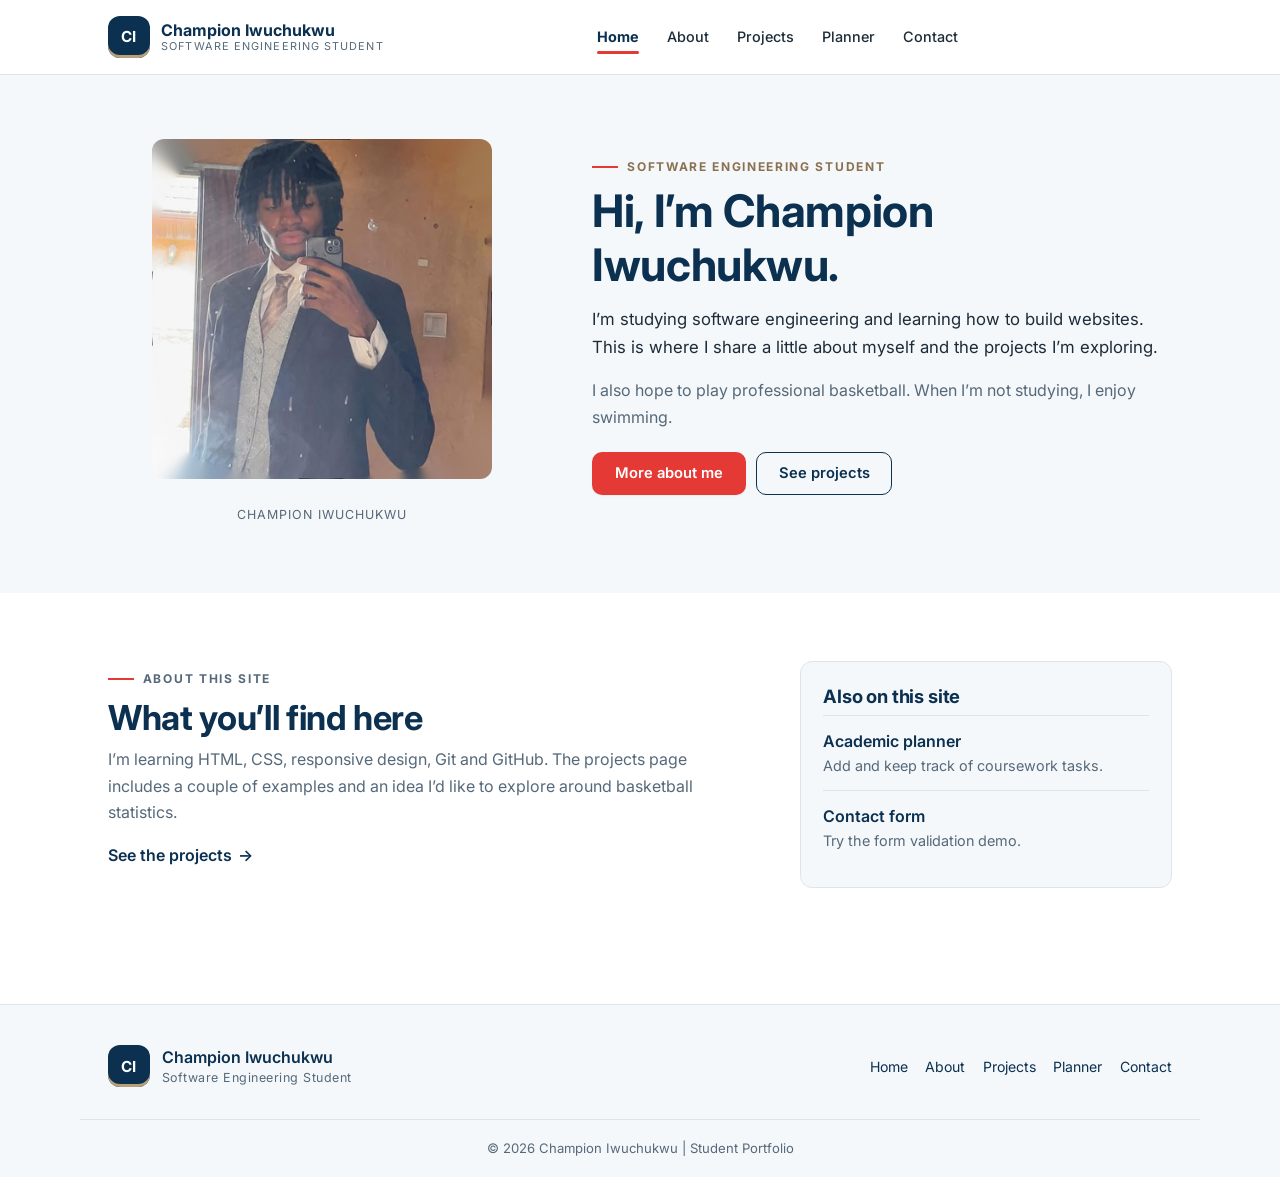
<file: index.html>
<!DOCTYPE html>
<html lang="en">
<head>
  <meta charset="UTF-8">
  <meta name="viewport" content="width=device-width, initial-scale=1.0">

  <!-- SEO basics: a unique title and description on every page -->
  <title>Champion Iwuchukwu | Student Portfolio</title>
  <meta name="description" content="Explore the portfolio of Champion Iwuchukwu, a software engineering student interested in technology, basketball, and personal growth.">
  <meta name="author" content="Champion Iwuchukwu">

  <!-- Web font with system-font fallbacks, so the site still reads well offline -->
  <link rel="preconnect" href="https://fonts.googleapis.com">
  <link rel="preconnect" href="https://fonts.gstatic.com" crossorigin>
  <link href="https://fonts.googleapis.com/css2?family=Inter:wght@400;500;600;700&display=swap" rel="stylesheet">

  <!-- ONE external stylesheet shared by all five pages -->
  <link rel="stylesheet" href="css/style.css">
</head>

<body>
  <!-- Keyboard users can skip the navigation (accessibility) -->
  <a class="skip-link" href="#main">Skip to main content</a>

  <!-- ============================================================
       SITE HEADER
       Same block on all five pages. Only aria-current changes, to
       tell the browser (and the CSS) which page is open.
       ============================================================ -->
  <header class="site-header">
    <div class="container header-inner">

      <!-- Brand: monogram + student name -->
      <a class="brand" href="index.html">
        <span class="brand-mark" aria-hidden="true">CI</span>
        <span class="brand-text">
          <span class="brand-name">Champion Iwuchukwu</span>
          <span class="brand-sub">Software Engineering Student</span>
        </span>
      </a>

      <!-- Desktop navigation: hidden on phones, shown from 900px -->
      <nav class="nav-main" aria-label="Main navigation">
        <ul class="nav-list">
          <li><a href="index.html" aria-current="page">Home</a></li>
          <li><a href="about.html">About</a></li>
          <li><a href="projects.html">Projects</a></li>
          <li><a href="planner.html">Planner</a></li>
          <li><a href="contact.html">Contact</a></li>
        </ul>
      </nav>

      <!-- Mobile menu button -->
      <div class="header-actions">

        <button class="menu-btn" type="button" aria-label="Open navigation menu" aria-expanded="false" aria-controls="mobile-menu">
          <svg xmlns="http://www.w3.org/2000/svg" width="22" height="22" viewBox="0 0 24 24" fill="none" stroke="currentColor" stroke-width="2" stroke-linecap="round" aria-hidden="true"><line x1="4" x2="20" y1="12" y2="12"/><line x1="4" x2="20" y1="6" y2="6"/><line x1="4" x2="20" y1="18" y2="18"/></svg>
        </button>
      </div>
    </div>
  </header>

  <!-- ============================================================
       MOBILE MENU
       An off-canvas panel. js/script.js toggles the "menu-open"
       class on <body>, and the CSS slides this panel in.
       ============================================================ -->
  <div class="mobile-overlay"></div>

  <aside class="mobile-menu" id="mobile-menu" aria-label="Mobile navigation">
    <button class="menu-close" type="button" aria-label="Close navigation menu">
      <svg xmlns="http://www.w3.org/2000/svg" width="18" height="18" viewBox="0 0 24 24" fill="none" stroke="currentColor" stroke-width="2" stroke-linecap="round" stroke-linejoin="round" aria-hidden="true"><path d="M18 6 6 18M6 6l12 12"/></svg>
    </button>

    <p class="mobile-menu-title">Menu</p>

    <ul class="mobile-links">
      <li><a href="index.html" aria-current="page">Home</a></li>
      <li><a href="about.html">About Me</a></li>
      <li><a href="projects.html">Projects</a></li>
      <li><a href="planner.html">Academic Planner</a></li>
      <li><a href="contact.html">Contact</a></li>
    </ul>

    <p class="mobile-menu-foot">Champion Iwuchukwu<br>Student portfolio</p>
  </aside>

  <!-- ============================================================
       MAIN CONTENT
       ============================================================ -->
  <main id="main">
    <section class="hero">
      <div class="container hero-grid">
        <figure class="hero-photo">
          <img src="assets/profile.jpg" alt="Champion Iwuchukwu taking a mirror photo" width="800" height="800">
          <figcaption>Champion Iwuchukwu</figcaption>
        </figure>
        <div class="hero-text">
          <p class="eyebrow">Software engineering student</p>
          <h1>Hi, I&rsquo;m Champion Iwuchukwu.</h1>
          <p class="hero-lead">I&rsquo;m studying software engineering and learning how to build websites. This is where I share a little about myself and the projects I&rsquo;m exploring.</p>
          <p class="hero-bio">I also hope to play professional basketball. When I&rsquo;m not studying, I enjoy swimming.</p>
          <div class="hero-actions"><a class="btn btn-accent" href="about.html">More about me</a><a class="btn btn-outline" href="projects.html">See projects</a></div>
        </div>
      </div>
    </section>
    <section class="section"><div class="container home-details">
      <div><p class="eyebrow">About this site</p><h2>What you&rsquo;ll find here</h2><p>I&rsquo;m learning HTML, CSS, responsive design, Git and GitHub. The projects page includes a couple of examples and an idea I&rsquo;d like to explore around basketball statistics.</p><p><a class="link-arrow" href="projects.html">See the projects</a></p></div>
      <div class="home-links"><h3>Also on this site</h3><ul><li><a href="planner.html">Academic planner</a><span>Add and keep track of coursework tasks.</span></li><li><a href="contact.html">Contact form</a><span>Try the form validation demo.</span></li></ul></div>
    </div></section>
  </main>

  <!-- ============================================================
       FOOTER
       Same on every page, including the exact project credit line.
       ============================================================ -->
  <footer class="site-footer">
    <div class="container footer-inner">
      <div class="footer-brand">
        <span class="brand-mark" aria-hidden="true">CI</span>
        <p>
          Champion Iwuchukwu
          <span class="footer-muted">Software Engineering Student</span>
        </p>
      </div>

      <nav class="footer-nav" aria-label="Footer navigation">
        <ul>
          <li><a href="index.html">Home</a></li>
          <li><a href="about.html">About</a></li>
          <li><a href="projects.html">Projects</a></li>
          <li><a href="planner.html">Planner</a></li>
          <li><a href="contact.html">Contact</a></li>
        </ul>
      </nav>
    </div>

    <div class="container footer-bottom">
      <p>&copy; 2026 Champion Iwuchukwu | Student Portfolio</p>
    </div>
  </footer>

  <!-- Shared JavaScript: menu and active link -->
  <script src="js/script.js"></script>
</body>
</html>
</file>
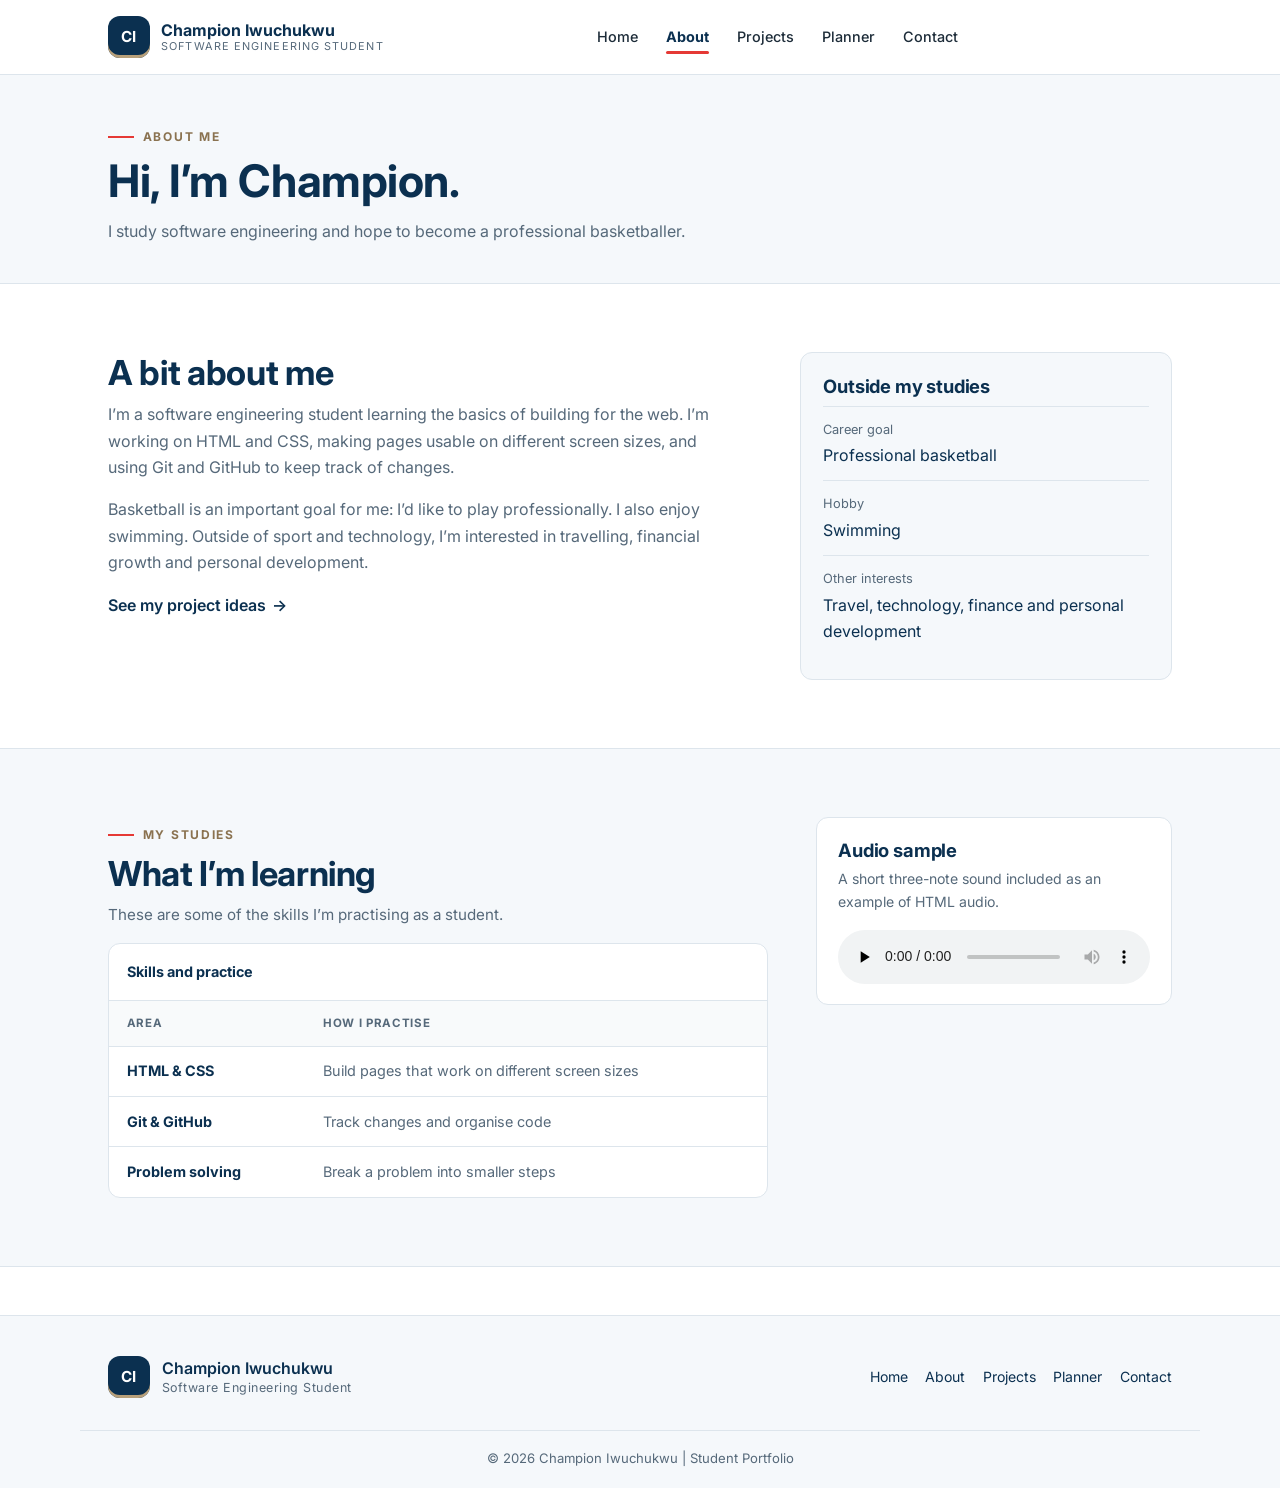
<file: about.html>
<!DOCTYPE html>
<html lang="en">
<head>
  <meta charset="UTF-8">
  <meta name="viewport" content="width=device-width, initial-scale=1.0">

  <title>About Me | Champion Iwuchukwu</title>
  <meta name="description" content="About Champion Iwuchukwu, a software engineering student interested in basketball, swimming, and technology.">
  <meta name="author" content="Champion Iwuchukwu">

  <!-- Web font with system-font fallbacks, so the site still reads well offline -->
  <link rel="preconnect" href="https://fonts.googleapis.com">
  <link rel="preconnect" href="https://fonts.gstatic.com" crossorigin>
  <link href="https://fonts.googleapis.com/css2?family=Inter:wght@400;500;600;700&display=swap" rel="stylesheet">

  <!-- ONE external stylesheet shared by all five pages -->
  <link rel="stylesheet" href="css/style.css">
</head>

<body>
  <a class="skip-link" href="#main">Skip to main content</a>

  <!-- ============================================================
       SITE HEADER (identical on every page)
       aria-current="page" sits on "About" here.
       ============================================================ -->
  <header class="site-header">
    <div class="container header-inner">

      <a class="brand" href="index.html">
        <span class="brand-mark" aria-hidden="true">CI</span>
        <span class="brand-text">
          <span class="brand-name">Champion Iwuchukwu</span>
          <span class="brand-sub">Software Engineering Student</span>
        </span>
      </a>

      <nav class="nav-main" aria-label="Main navigation">
        <ul class="nav-list">
          <li><a href="index.html">Home</a></li>
          <li><a href="about.html" aria-current="page">About</a></li>
          <li><a href="projects.html">Projects</a></li>
          <li><a href="planner.html">Planner</a></li>
          <li><a href="contact.html">Contact</a></li>
        </ul>
      </nav>

      <div class="header-actions">

        <button class="menu-btn" type="button" aria-label="Open navigation menu" aria-expanded="false" aria-controls="mobile-menu">
          <svg xmlns="http://www.w3.org/2000/svg" width="22" height="22" viewBox="0 0 24 24" fill="none" stroke="currentColor" stroke-width="2" stroke-linecap="round" aria-hidden="true"><line x1="4" x2="20" y1="12" y2="12"/><line x1="4" x2="20" y1="6" y2="6"/><line x1="4" x2="20" y1="18" y2="18"/></svg>
        </button>
      </div>
    </div>
  </header>

  <!-- MOBILE MENU: opened and closed by js/script.js -->
  <div class="mobile-overlay"></div>

  <aside class="mobile-menu" id="mobile-menu" aria-label="Mobile navigation">
    <button class="menu-close" type="button" aria-label="Close navigation menu">
      <svg xmlns="http://www.w3.org/2000/svg" width="18" height="18" viewBox="0 0 24 24" fill="none" stroke="currentColor" stroke-width="2" stroke-linecap="round" stroke-linejoin="round" aria-hidden="true"><path d="M18 6 6 18M6 6l12 12"/></svg>
    </button>

    <p class="mobile-menu-title">Menu</p>

    <ul class="mobile-links">
      <li><a href="index.html">Home</a></li>
      <li><a href="about.html" aria-current="page">About Me</a></li>
      <li><a href="projects.html">Projects</a></li>
      <li><a href="planner.html">Academic Planner</a></li>
      <li><a href="contact.html">Contact</a></li>
    </ul>

    <p class="mobile-menu-foot">Champion Iwuchukwu<br>Student portfolio</p>
  </aside>

  <!-- ============================================================
       MAIN CONTENT
       ============================================================ -->
  <main id="main">
    <section class="page-head"><div class="container"><p class="eyebrow">About me</p><h1>Hi, I&rsquo;m Champion.</h1><p class="page-intro">I study software engineering and hope to become a professional basketballer.</p></div></section>
    <section class="section"><div class="container about-content">
      <div><h2>A bit about me</h2><p>I&rsquo;m a software engineering student learning the basics of building for the web. I&rsquo;m working on HTML and CSS, making pages usable on different screen sizes, and using Git and GitHub to keep track of changes.</p><p>Basketball is an important goal for me: I&rsquo;d like to play professionally. I also enjoy swimming. Outside of sport and technology, I&rsquo;m interested in travelling, financial growth and personal development.</p><p><a class="link-arrow" href="projects.html">See my project ideas</a></p></div>
      <aside class="about-facts"><h3>Outside my studies</h3><dl><div><dt>Career goal</dt><dd>Professional basketball</dd></div><div><dt>Hobby</dt><dd>Swimming</dd></div><div><dt>Other interests</dt><dd>Travel, technology, finance and personal development</dd></div></dl></aside>
    </div></section>
    <section class="section section-alt"><div class="container learning-section">
      <div class="learning-copy"><p class="eyebrow">My studies</p><h2>What I&rsquo;m learning</h2><p class="section-note">These are some of the skills I&rsquo;m practising as a student.</p>
        <div class="table-wrap"><table><caption>Skills and practice</caption><thead><tr><th scope="col">Area</th><th scope="col">How I practise</th></tr></thead><tbody><tr><th scope="row">HTML &amp; CSS</th><td>Build pages that work on different screen sizes</td></tr><tr><th scope="row">Git &amp; GitHub</th><td>Track changes and organise code</td></tr><tr><th scope="row">Problem solving</th><td>Break a problem into smaller steps</td></tr></tbody></table></div>
      </div>
      <div class="audio-card"><h3>Audio sample</h3><p>A short three-note sound included as an example of HTML audio.</p><audio controls preload="none" aria-label="Three-note audio sample"><source src="assets/focus-cue.wav" type="audio/wav">Your browser does not support audio playback.</audio></div>
    </div></section>
  </main>

  <!-- ============================================================
       FOOTER (identical on every page)
       ============================================================ -->
  <footer class="site-footer">
    <div class="container footer-inner">
      <div class="footer-brand">
        <span class="brand-mark" aria-hidden="true">CI</span>
        <p>
          Champion Iwuchukwu
          <span class="footer-muted">Software Engineering Student</span>
        </p>
      </div>

      <nav class="footer-nav" aria-label="Footer navigation">
        <ul>
          <li><a href="index.html">Home</a></li>
          <li><a href="about.html">About</a></li>
          <li><a href="projects.html">Projects</a></li>
          <li><a href="planner.html">Planner</a></li>
          <li><a href="contact.html">Contact</a></li>
        </ul>
      </nav>
    </div>

    <div class="container footer-bottom">
      <p>&copy; 2026 Champion Iwuchukwu | Student Portfolio</p>
    </div>
  </footer>

  <script src="js/script.js"></script>
</body>
</html>
</file>
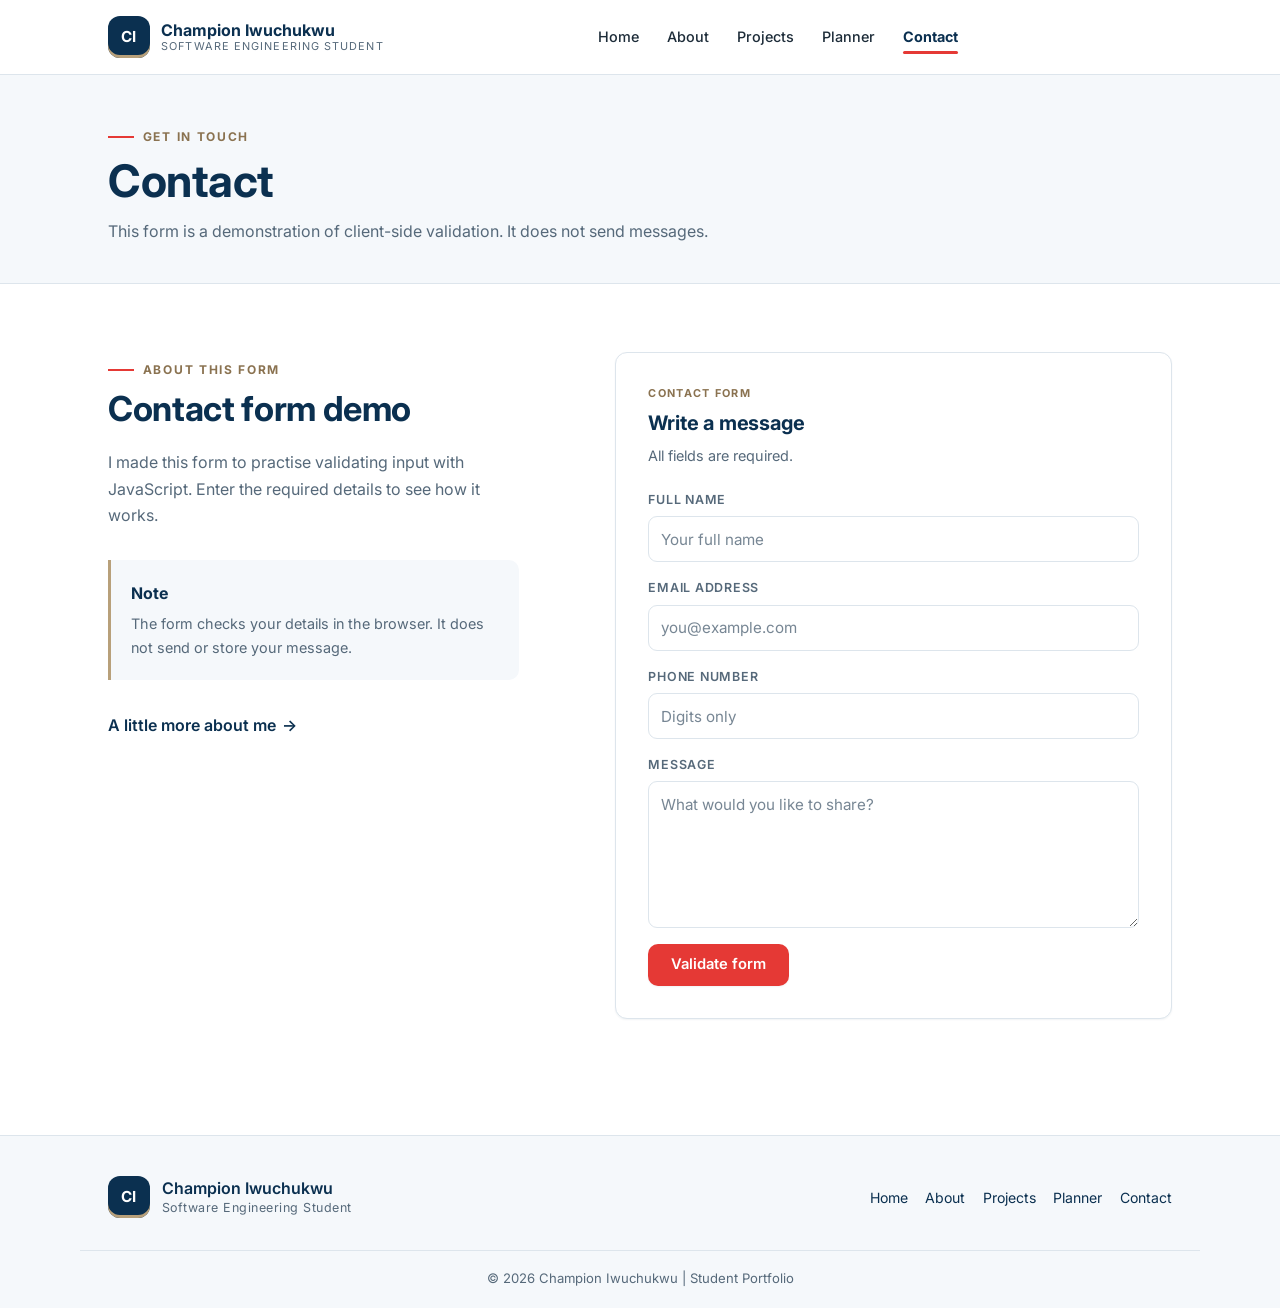
<file: contact.html>
<!DOCTYPE html>
<html lang="en">
<head>
  <meta charset="UTF-8">
  <meta name="viewport" content="width=device-width, initial-scale=1.0">

  <title>Contact | Champion Iwuchukwu</title>
  <meta name="description" content="A contact form validation demo on Champion Iwuchukwu’s student portfolio.">
  <meta name="author" content="Champion Iwuchukwu">

  <!-- Web font with system-font fallbacks, so the site still reads well offline -->
  <link rel="preconnect" href="https://fonts.googleapis.com">
  <link rel="preconnect" href="https://fonts.gstatic.com" crossorigin>
  <link href="https://fonts.googleapis.com/css2?family=Inter:wght@400;500;600;700&display=swap" rel="stylesheet">

  <!-- ONE external stylesheet shared by all five pages -->
  <link rel="stylesheet" href="css/style.css">
</head>

<body>
  <a class="skip-link" href="#main">Skip to main content</a>

  <!-- ============================================================
       SITE HEADER (identical on every page)
       aria-current="page" sits on "Contact" here.
       ============================================================ -->
  <header class="site-header">
    <div class="container header-inner">

      <a class="brand" href="index.html">
        <span class="brand-mark" aria-hidden="true">CI</span>
        <span class="brand-text">
          <span class="brand-name">Champion Iwuchukwu</span>
          <span class="brand-sub">Software Engineering Student</span>
        </span>
      </a>

      <nav class="nav-main" aria-label="Main navigation">
        <ul class="nav-list">
          <li><a href="index.html">Home</a></li>
          <li><a href="about.html">About</a></li>
          <li><a href="projects.html">Projects</a></li>
          <li><a href="planner.html">Planner</a></li>
          <li><a href="contact.html" aria-current="page">Contact</a></li>
        </ul>
      </nav>

      <div class="header-actions">

        <button class="menu-btn" type="button" aria-label="Open navigation menu" aria-expanded="false" aria-controls="mobile-menu">
          <svg xmlns="http://www.w3.org/2000/svg" width="22" height="22" viewBox="0 0 24 24" fill="none" stroke="currentColor" stroke-width="2" stroke-linecap="round" aria-hidden="true"><line x1="4" x2="20" y1="12" y2="12"/><line x1="4" x2="20" y1="6" y2="6"/><line x1="4" x2="20" y1="18" y2="18"/></svg>
        </button>
      </div>
    </div>
  </header>

  <!-- MOBILE MENU: opened and closed by js/script.js -->
  <div class="mobile-overlay"></div>

  <aside class="mobile-menu" id="mobile-menu" aria-label="Mobile navigation">
    <button class="menu-close" type="button" aria-label="Close navigation menu">
      <svg xmlns="http://www.w3.org/2000/svg" width="18" height="18" viewBox="0 0 24 24" fill="none" stroke="currentColor" stroke-width="2" stroke-linecap="round" stroke-linejoin="round" aria-hidden="true"><path d="M18 6 6 18M6 6l12 12"/></svg>
    </button>

    <p class="mobile-menu-title">Menu</p>

    <ul class="mobile-links">
      <li><a href="index.html">Home</a></li>
      <li><a href="about.html">About Me</a></li>
      <li><a href="projects.html">Projects</a></li>
      <li><a href="planner.html">Academic Planner</a></li>
      <li><a href="contact.html" aria-current="page">Contact</a></li>
    </ul>

    <p class="mobile-menu-foot">Champion Iwuchukwu<br>Student portfolio</p>
  </aside>

  <!-- ============================================================
       MAIN CONTENT
       ============================================================ -->
  <main id="main">
    <section class="page-head"><div class="container"><p class="eyebrow">Get in touch</p><h1>Contact</h1><p class="page-intro">This form is a demonstration of client-side validation. It does not send messages.</p></div></section>
    <section class="section"><div class="container contact-layout">
      <div class="contact-copy"><p class="eyebrow">About this form</p><h2>Contact form demo</h2><p>I made this form to practise validating input with JavaScript. Enter the required details to see how it works.</p><div class="contact-note"><strong>Note</strong><p>The form checks your details in the browser. It does not send or store your message.</p></div><a class="link-arrow" href="about.html">A little more about me</a></div>
      <section class="planner-panel contact-panel" aria-labelledby="contact-form-title"><p class="panel-kicker">CONTACT FORM</p><h2 id="contact-form-title">Write a message</h2><p class="panel-intro">All fields are required.</p>
        <form id="contact-form" class="contact-form" novalidate>
          <div class="field"><label for="full-name">Full Name</label><input id="full-name" name="name" type="text" autocomplete="name" placeholder="Your full name" required aria-describedby="name-error"><p class="field-error" id="name-error"></p></div>
          <div class="field"><label for="email">Email Address</label><input id="email" name="email" type="email" autocomplete="email" placeholder="you@example.com" required aria-describedby="email-error"><p class="field-error" id="email-error"></p></div>
          <div class="field"><label for="phone">Phone Number</label><input id="phone" name="phone" type="tel" inputmode="numeric" autocomplete="tel" placeholder="Digits only" required aria-describedby="phone-error"><p class="field-error" id="phone-error"></p></div>
          <div class="field"><label for="message">Message</label><textarea id="message" name="message" rows="5" placeholder="What would you like to share?" required aria-describedby="message-error"></textarea><p class="field-error" id="message-error"></p></div>
          <button class="btn btn-accent" type="submit">Validate form</button>
          <p id="contact-success" class="contact-success" role="status" hidden></p>
        </form>
      </section>
    </div></section>
  </main>

  <!-- ============================================================
       FOOTER (identical on every page)
       ============================================================ -->
  <footer class="site-footer">
    <div class="container footer-inner">
      <div class="footer-brand">
        <span class="brand-mark" aria-hidden="true">CI</span>
        <p>
          Champion Iwuchukwu
          <span class="footer-muted">Software Engineering Student</span>
        </p>
      </div>

      <nav class="footer-nav" aria-label="Footer navigation">
        <ul>
          <li><a href="index.html">Home</a></li>
          <li><a href="about.html">About</a></li>
          <li><a href="projects.html">Projects</a></li>
          <li><a href="planner.html">Planner</a></li>
          <li><a href="contact.html">Contact</a></li>
        </ul>
      </nav>
    </div>

    <div class="container footer-bottom">
      <p>&copy; 2026 Champion Iwuchukwu | Student Portfolio</p>
    </div>
  </footer>

  <script src="js/script.js"></script>
  <script src="js/contact.js"></script>
</body>
</html>
</file>
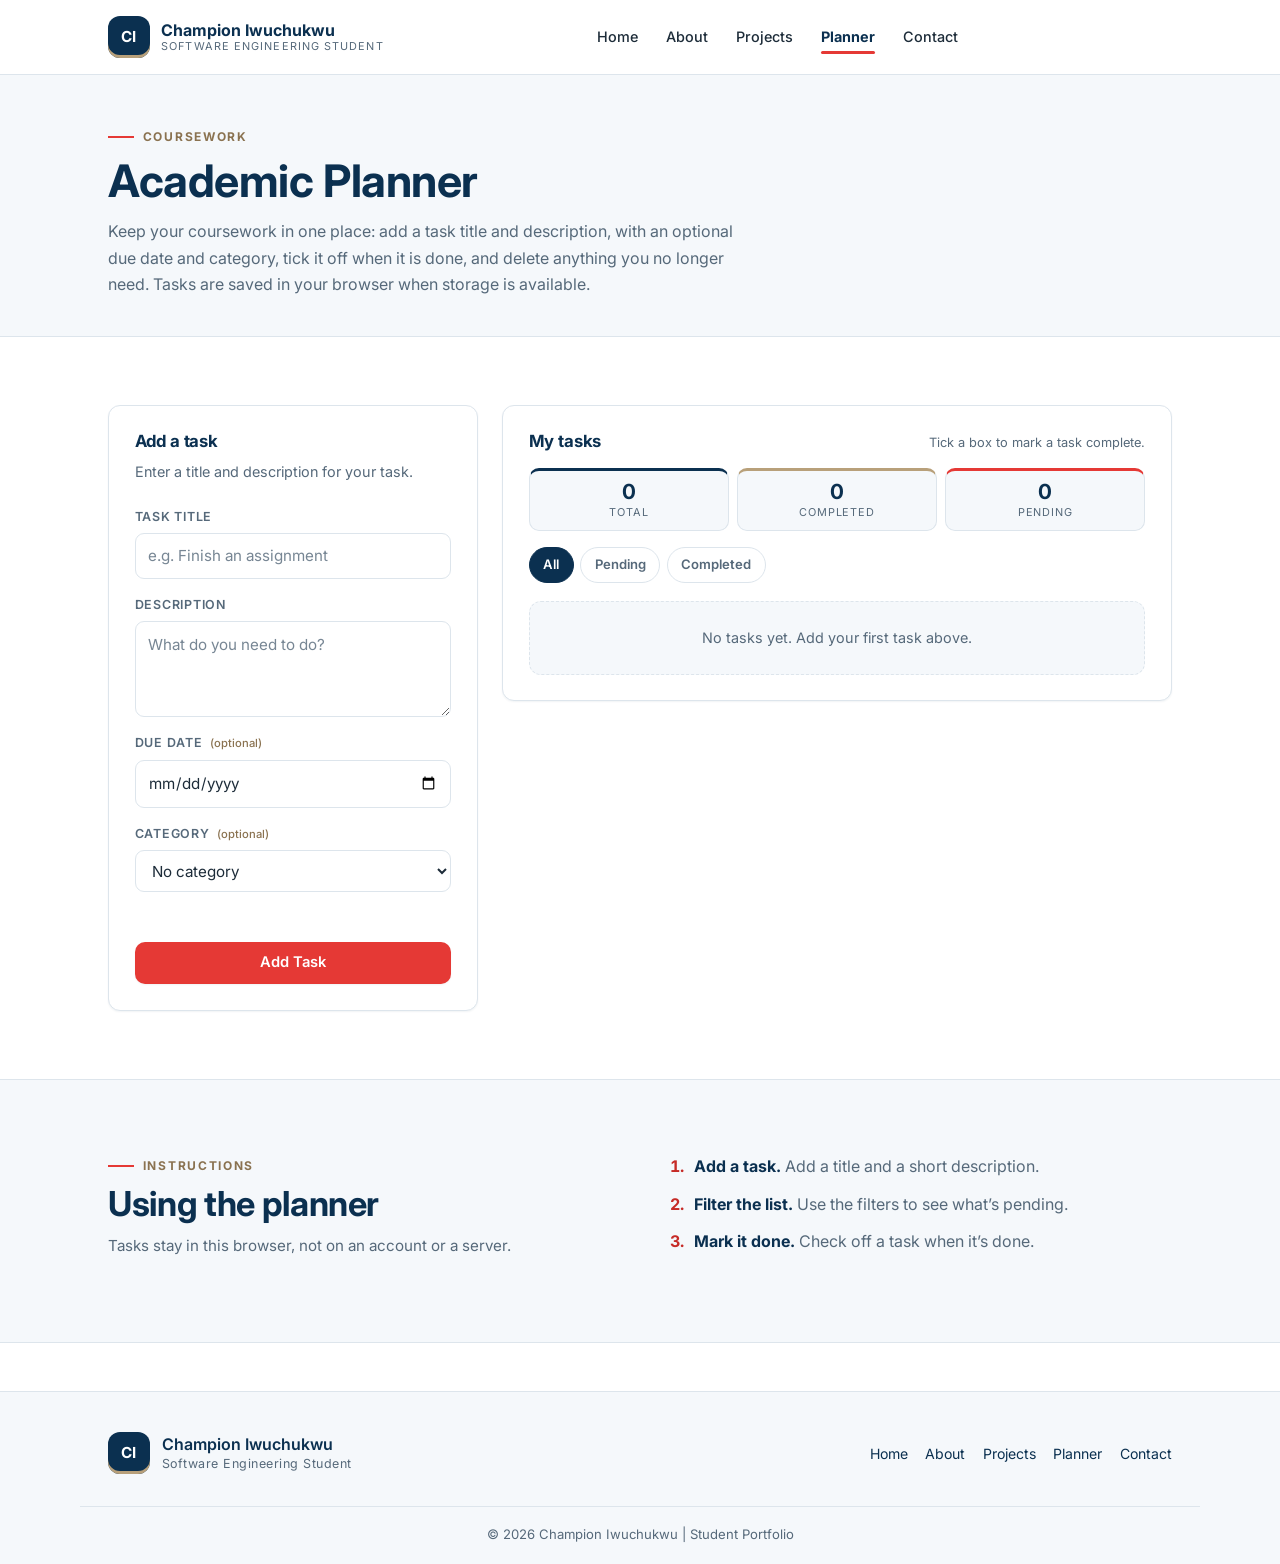
<file: planner.html>
<!DOCTYPE html>
<html lang="en">
<head>
  <meta charset="UTF-8">
  <meta name="viewport" content="width=device-width, initial-scale=1.0">

  <title>Academic Planner | Champion Iwuchukwu</title>
  <meta name="description" content="An interactive academic planner built with plain JavaScript: add coursework tasks with descriptions, due dates and categories, mark them complete, and delete them.">
  <meta name="author" content="Champion Iwuchukwu">

  <!-- Web font with system-font fallbacks, so the site still reads well offline -->
  <link rel="preconnect" href="https://fonts.googleapis.com">
  <link rel="preconnect" href="https://fonts.gstatic.com" crossorigin>
  <link href="https://fonts.googleapis.com/css2?family=Inter:wght@400;500;600;700&display=swap" rel="stylesheet">

  <!-- ONE external stylesheet shared by all five pages -->
  <link rel="stylesheet" href="css/style.css">
</head>

<body>
  <a class="skip-link" href="#main">Skip to main content</a>

  <!-- ============================================================
       SITE HEADER (identical on every page)
       Only aria-current="page" moves, so the CSS can underline the
       page the visitor is on. Here it sits on "Planner".
       ============================================================ -->
  <header class="site-header">
    <div class="container header-inner">

      <a class="brand" href="index.html">
        <span class="brand-mark" aria-hidden="true">CI</span>
        <span class="brand-text">
          <span class="brand-name">Champion Iwuchukwu</span>
          <span class="brand-sub">Software Engineering Student</span>
        </span>
      </a>

      <nav class="nav-main" aria-label="Main navigation">
        <ul class="nav-list">
          <li><a href="index.html">Home</a></li>
          <li><a href="about.html">About</a></li>
          <li><a href="projects.html">Projects</a></li>
          <li><a href="planner.html" aria-current="page">Planner</a></li>
          <li><a href="contact.html">Contact</a></li>
        </ul>
      </nav>

      <div class="header-actions">

        <button class="menu-btn" type="button" aria-label="Open navigation menu" aria-expanded="false" aria-controls="mobile-menu">
          <svg xmlns="http://www.w3.org/2000/svg" width="22" height="22" viewBox="0 0 24 24" fill="none" stroke="currentColor" stroke-width="2" stroke-linecap="round" aria-hidden="true"><line x1="4" x2="20" y1="12" y2="12"/><line x1="4" x2="20" y1="6" y2="6"/><line x1="4" x2="20" y1="18" y2="18"/></svg>
        </button>
      </div>
    </div>
  </header>

  <!-- MOBILE MENU: opened and closed by js/script.js -->
  <div class="mobile-overlay"></div>

  <aside class="mobile-menu" id="mobile-menu" aria-label="Mobile navigation">
    <button class="menu-close" type="button" aria-label="Close navigation menu">
      <svg xmlns="http://www.w3.org/2000/svg" width="18" height="18" viewBox="0 0 24 24" fill="none" stroke="currentColor" stroke-width="2" stroke-linecap="round" stroke-linejoin="round" aria-hidden="true"><path d="M18 6 6 18M6 6l12 12"/></svg>
    </button>

    <p class="mobile-menu-title">Menu</p>

    <ul class="mobile-links">
      <li><a href="index.html">Home</a></li>
      <li><a href="about.html">About Me</a></li>
      <li><a href="projects.html">Projects</a></li>
      <li><a href="planner.html" aria-current="page">Academic Planner</a></li>
      <li><a href="contact.html">Contact</a></li>
    </ul>

    <p class="mobile-menu-foot">Champion Iwuchukwu<br>Student portfolio</p>
  </aside>

  <!-- ============================================================
       MAIN CONTENT
       ============================================================ -->
  <main id="main">

    <!-- ---------- Page banner: heading + one-sentence intro ---------- -->
    <section class="page-head">
      <div class="container">
        <p class="eyebrow">Coursework</p>
        <h1>Academic Planner</h1>
        <p class="page-intro">
          Keep your coursework in one place: add a task title and description, with an optional due date and
          category, tick it off when it is done, and delete anything you no longer need.
          Tasks are saved in your browser when storage is available.
        </p>
      </div>
    </section>

    <!-- ---------- Planner: form panel + task panel ---------- -->
    <section class="section">
      <div class="container planner-layout">

        <!-- ===== Panel 1: the "add a task" form ===== -->
        <section class="planner-panel" aria-labelledby="add-task-title">
          <h2 id="add-task-title">Add a task</h2>
          <p class="panel-intro">Enter a title and description for your task.</p>

          <!-- novalidate: we validate in JavaScript, not with browser bubbles -->
          <form class="task-form" id="task-form" novalidate>

            <div class="field">
              <label for="task-input">Task title</label>
              <input
                type="text"
                id="task-input"
                name="task"
                placeholder="e.g. Finish an assignment"
                autocomplete="off"
                required
                aria-describedby="form-error">
            </div>

            <div class="field">
              <label for="task-description">Description</label>
              <textarea id="task-description" name="description" rows="3" placeholder="What do you need to do?" required aria-describedby="form-error"></textarea>
            </div>

            <div class="form-row">
              <div class="field">
                <label for="due-date">Due date <span class="optional">(optional)</span></label>
                <input type="date" id="due-date" name="dueDate">
              </div>

              <div class="field">
                <label for="task-category">Category <span class="optional">(optional)</span></label>
                <select id="task-category" name="category">
                  <option value="">No category</option>
                  <option value="Assignment">Assignment</option>
                  <option value="Exam">Exam</option>
                  <option value="Project">Project</option>
                  <option value="Personal">Personal</option>
                </select>
              </div>
            </div>

            <!-- Error area: empty until JavaScript puts a message here -->
            <p class="form-error" id="form-error" role="alert" aria-live="polite"></p>

            <button class="btn btn-accent" type="submit">Add Task</button>
          </form>
        </section>

        <!-- ===== Panel 2: summary, filters and the task list ===== -->
        <section class="planner-panel" aria-labelledby="tasks-title">

          <div class="tasks-head">
            <h2 id="tasks-title">My tasks</h2>
            <p class="tasks-hint">Tick a box to mark a task complete.</p>
          </div>

          <!-- Summary bar. The numbers start at 0 and JavaScript keeps them current. -->
          <ul class="summary-bar" aria-label="Task summary">
            <li class="summary-item summary-item--total">
              <span class="summary-value" id="total-count">0</span>
              <span class="summary-label">Total</span>
            </li>
            <li class="summary-item summary-item--completed">
              <span class="summary-value" id="completed-count">0</span>
              <span class="summary-label">Completed</span>
            </li>
            <li class="summary-item summary-item--pending">
              <span class="summary-value" id="pending-count">0</span>
              <span class="summary-label">Pending</span>
            </li>
          </ul>

          <!-- Filter buttons. data-filter tells the script which view to show. -->
          <div class="filter-bar" role="group" aria-label="Filter tasks">
            <button class="filter-btn is-active" type="button" data-filter="all" aria-pressed="true">All</button>
            <button class="filter-btn" type="button" data-filter="pending" aria-pressed="false">Pending</button>
            <button class="filter-btn" type="button" data-filter="completed" aria-pressed="false">Completed</button>
          </div>

          <!-- Empty state, shown while there is nothing to display -->
          <p class="empty-state" id="empty-state">No tasks yet. Add your first task above.</p>

          <!-- Task list. Empty for now: JavaScript will build the <li> items. -->
          <ul class="task-list" id="task-list"></ul>
        </section>
      </div>
    </section>
    <section class="section section-alt planner-guide">
      <div class="container guide-layout">
        <div><p class="eyebrow">Instructions</p><h2>Using the planner</h2><p class="section-note">Tasks stay in this browser, not on an account or a server.</p></div>
        <ol class="guide-steps"><li><strong>Add a task.</strong> Add a title and a short description.</li><li><strong>Filter the list.</strong> Use the filters to see what&rsquo;s pending.</li><li><strong>Mark it done.</strong> Check off a task when it&rsquo;s done.</li></ol>
      </div>
    </section>
  </main>

  <!-- ============================================================
       FOOTER (identical on every page)
       ============================================================ -->
  <footer class="site-footer">
    <div class="container footer-inner">
      <div class="footer-brand">
        <span class="brand-mark" aria-hidden="true">CI</span>
        <p>
          Champion Iwuchukwu
          <span class="footer-muted">Software Engineering Student</span>
        </p>
      </div>

      <nav class="footer-nav" aria-label="Footer navigation">
        <ul>
          <li><a href="index.html">Home</a></li>
          <li><a href="about.html">About</a></li>
          <li><a href="projects.html">Projects</a></li>
          <li><a href="planner.html">Planner</a></li>
          <li><a href="contact.html">Contact</a></li>
        </ul>
      </nav>
    </div>

    <div class="container footer-bottom">
      <p>&copy; 2026 Champion Iwuchukwu | Student Portfolio</p>
    </div>
  </footer>

  <!-- Shared JavaScript: menu and active link -->
  <script src="js/script.js"></script>

  <!-- Planner logic: the tasks array, createTaskElement() and render() -->
  <script src="js/planner.js"></script>
</body>
</html>
</file>
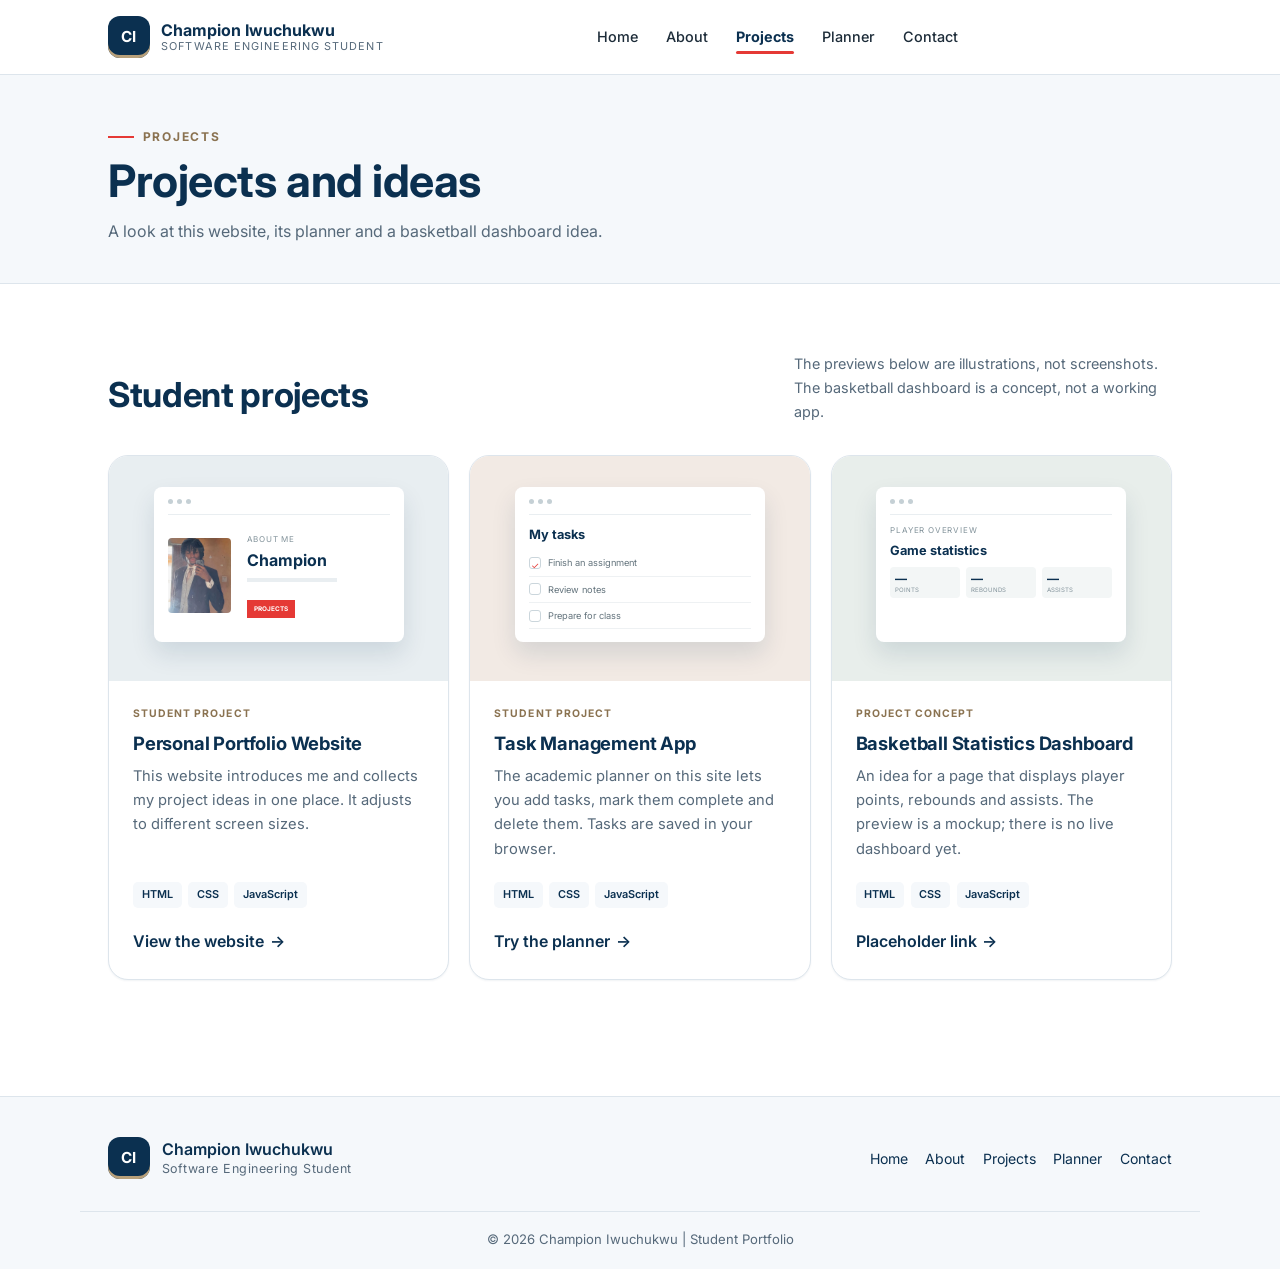
<file: projects.html>
<!DOCTYPE html>
<html lang="en">
<head>
  <meta charset="UTF-8">
  <meta name="viewport" content="width=device-width, initial-scale=1.0">

  <title>Projects | Champion Iwuchukwu</title>
  <meta name="description" content="Explore sample student projects from Champion Iwuchukwu, including web design, task management, and basketball statistics.">
  <meta name="author" content="Champion Iwuchukwu">

  <!-- Web font with system-font fallbacks, so the site still reads well offline -->
  <link rel="preconnect" href="https://fonts.googleapis.com">
  <link rel="preconnect" href="https://fonts.gstatic.com" crossorigin>
  <link href="https://fonts.googleapis.com/css2?family=Inter:wght@400;500;600;700&display=swap" rel="stylesheet">

  <!-- ONE external stylesheet shared by all five pages -->
  <link rel="stylesheet" href="css/style.css">
</head>

<body>
  <a class="skip-link" href="#main">Skip to main content</a>

  <!-- ============================================================
       SITE HEADER (identical on every page)
       aria-current="page" sits on "Projects" here.
       ============================================================ -->
  <header class="site-header">
    <div class="container header-inner">

      <a class="brand" href="index.html">
        <span class="brand-mark" aria-hidden="true">CI</span>
        <span class="brand-text">
          <span class="brand-name">Champion Iwuchukwu</span>
          <span class="brand-sub">Software Engineering Student</span>
        </span>
      </a>

      <nav class="nav-main" aria-label="Main navigation">
        <ul class="nav-list">
          <li><a href="index.html">Home</a></li>
          <li><a href="about.html">About</a></li>
          <li><a href="projects.html" aria-current="page">Projects</a></li>
          <li><a href="planner.html">Planner</a></li>
          <li><a href="contact.html">Contact</a></li>
        </ul>
      </nav>

      <div class="header-actions">

        <button class="menu-btn" type="button" aria-label="Open navigation menu" aria-expanded="false" aria-controls="mobile-menu">
          <svg xmlns="http://www.w3.org/2000/svg" width="22" height="22" viewBox="0 0 24 24" fill="none" stroke="currentColor" stroke-width="2" stroke-linecap="round" aria-hidden="true"><line x1="4" x2="20" y1="12" y2="12"/><line x1="4" x2="20" y1="6" y2="6"/><line x1="4" x2="20" y1="18" y2="18"/></svg>
        </button>
      </div>
    </div>
  </header>

  <!-- MOBILE MENU: opened and closed by js/script.js -->
  <div class="mobile-overlay"></div>

  <aside class="mobile-menu" id="mobile-menu" aria-label="Mobile navigation">
    <button class="menu-close" type="button" aria-label="Close navigation menu">
      <svg xmlns="http://www.w3.org/2000/svg" width="18" height="18" viewBox="0 0 24 24" fill="none" stroke="currentColor" stroke-width="2" stroke-linecap="round" stroke-linejoin="round" aria-hidden="true"><path d="M18 6 6 18M6 6l12 12"/></svg>
    </button>

    <p class="mobile-menu-title">Menu</p>

    <ul class="mobile-links">
      <li><a href="index.html">Home</a></li>
      <li><a href="about.html">About Me</a></li>
      <li><a href="projects.html" aria-current="page">Projects</a></li>
      <li><a href="planner.html">Academic Planner</a></li>
      <li><a href="contact.html">Contact</a></li>
    </ul>

    <p class="mobile-menu-foot">Champion Iwuchukwu<br>Student portfolio</p>
  </aside>

  <!-- ============================================================
       MAIN CONTENT
       ============================================================ -->
  <main id="main">
    <section class="page-head"><div class="container"><p class="eyebrow">Projects</p><h1>Projects and ideas</h1><p class="page-intro">A look at this website, its planner and a basketball dashboard idea.</p></div></section>
    <section class="section"><div class="container"><div class="projects-heading"><div><h2>Student projects</h2></div><p>The previews below are illustrations, not screenshots. The basketball dashboard is a concept, not a working app.</p></div>
      <div class="project-grid">
        <article class="project-card">
          <div class="project-preview preview-portfolio" aria-hidden="true"><div class="mock-window"><div class="mock-top"><i></i><i></i><i></i></div><div class="mock-portfolio"><img class="mock-photo" src="assets/profile.jpg" alt=""><div><small>ABOUT ME</small><b>Champion</b><span class="mock-line"></span><span class="mock-button">PROJECTS</span></div></div></div></div>
          <div class="project-content"><span class="project-type">STUDENT PROJECT</span><h3>Personal Portfolio Website</h3><p>This website introduces me and collects my project ideas in one place. It adjusts to different screen sizes.</p><ul class="project-tags"><li>HTML</li><li>CSS</li><li>JavaScript</li></ul><a class="link-arrow" href="index.html">View the website</a></div>
        </article>
        <article class="project-card">
          <div class="project-preview preview-tasks" aria-hidden="true"><div class="mock-window task-mock"><div class="mock-top"><i></i><i></i><i></i></div><strong>My tasks</strong><div class="mock-task"><span>✓</span> Finish an assignment</div><div class="mock-task"><span></span> Review notes</div><div class="mock-task"><span></span> Prepare for class</div></div></div>
          <div class="project-content"><span class="project-type">STUDENT PROJECT</span><h3>Task Management App</h3><p>The academic planner on this site lets you add tasks, mark them complete and delete them. Tasks are saved in your browser.</p><ul class="project-tags"><li>HTML</li><li>CSS</li><li>JavaScript</li></ul><a class="link-arrow" href="planner.html">Try the planner</a></div>
        </article>
        <article class="project-card">
          <div class="project-preview preview-basketball" aria-hidden="true"><div class="mock-window stats-mock"><div class="mock-top"><i></i><i></i><i></i></div><small>PLAYER OVERVIEW</small><strong>Game statistics</strong><div class="mock-stats"><div><b>&mdash;</b><small>POINTS</small></div><div><b>&mdash;</b><small>REBOUNDS</small></div><div><b>&mdash;</b><small>ASSISTS</small></div></div></div></div>
          <div class="project-content"><span class="project-type">PROJECT CONCEPT</span><h3>Basketball Statistics Dashboard</h3><p>An idea for a page that displays player points, rebounds and assists. The preview is a mockup; there is no live dashboard yet.</p><ul class="project-tags"><li>HTML</li><li>CSS</li><li>JavaScript</li></ul><a class="link-arrow" href="https://example.com/basketball-dashboard-demo" target="_blank" rel="noopener">Placeholder link</a></div>
        </article>
      </div>
    </div></section>
  </main>

  <!-- ============================================================
       FOOTER (identical on every page)
       ============================================================ -->
  <footer class="site-footer">
    <div class="container footer-inner">
      <div class="footer-brand">
        <span class="brand-mark" aria-hidden="true">CI</span>
        <p>
          Champion Iwuchukwu
          <span class="footer-muted">Software Engineering Student</span>
        </p>
      </div>

      <nav class="footer-nav" aria-label="Footer navigation">
        <ul>
          <li><a href="index.html">Home</a></li>
          <li><a href="about.html">About</a></li>
          <li><a href="projects.html">Projects</a></li>
          <li><a href="planner.html">Planner</a></li>
          <li><a href="contact.html">Contact</a></li>
        </ul>
      </nav>
    </div>

    <div class="container footer-bottom">
      <p>&copy; 2026 Champion Iwuchukwu | Student Portfolio</p>
    </div>
  </footer>

  <script src="js/script.js"></script>
</body>
</html>
</file>
<file: css/style.css>
/* ============================================================
   Champion Iwuchukwu — Student Portfolio
   Student Portfolio & Academic Planner
   ------------------------------------------------------------
   ONE external stylesheet for every page. No frameworks, no
   build tools, no inline styles.

   How this file is organised:
     1.  Design tokens (colour + spacing variables)
     2.  Base reset and typography
     3.  Layout helpers (container, sections, grids)
     4.  Header, brand and desktop navigation
     5.  Mobile menu (hamburger panel)
     6.  Buttons, links and chips
     7.  Hero (homepage banner)
     8.  Homepage content blocks
     9.  Footer
    10.  Animation (scroll reveal) + reduced-motion support
    11.  Media queries (mobile-first breakpoints)
    12.  Planner page (planner.html): form, summary, filters, list
    13.  Notice card (used on pages that are still being built)
    14.  Planner task items (built by js/planner.js)
   ============================================================ */

/* ------------------------------------------------------------
   1. DESIGN TOKENS
   Every colour lives here, so the whole site can be re-themed by
   changing a handful of values. This is what keeps the colour
   scheme consistent across all five pages.
   ------------------------------------------------------------ */
:root {
  /* Brand colours — Academic-inspired palette */
  --navy: #0b3050;         /* primary brand colour */
  --red: #e53935;          /* accent colour */
  --red-dark: #c62b27;     /* accent hover */
  --gold: #b8a07a;         /* small highlights, borders, rules */
  --gold-ink: #8a7250;     /* darker gold for readable small text */

  /* Neutrals */
  --page: #ffffff;
  --surface: #ffffff;
  --surface-alt: #f5f8fb;
  --border: #dde5ec;
  --heading: #0b3050;
  --text: #1d2c39;
  --muted: #56697a;
  --header-bg: #ffffff;

  /* Effects */
  --shadow-sm: 0 1px 2px rgba(11, 48, 80, 0.06);
  --shadow-md: 0 10px 28px rgba(11, 48, 80, 0.12);
  --radius: 12px;
  --radius-lg: 20px;
  --transition: 0.25s ease;

  /* Typography + layout */
  --font-sans: "Inter", "Segoe UI", Roboto, "Helvetica Neue", Arial, sans-serif;
  --max-width: 1120px;
}



/* ------------------------------------------------------------
   2. BASE RESET AND TYPOGRAPHY
   ------------------------------------------------------------ */
*,
*::before,
*::after {
  box-sizing: border-box;
}

html {
  scroll-behavior: smooth;
  -webkit-text-size-adjust: 100%;
}

body {
  margin: 0;
  font-family: var(--font-sans);
  font-size: 1rem;
  line-height: 1.65;
  background-color: var(--page);
  color: var(--text);
  -webkit-font-smoothing: antialiased;
  transition: background-color var(--transition), color var(--transition);
}

body.menu-open {
  overflow: hidden; /* stop the page scrolling behind the mobile menu */
}

h1, h2, h3, h4 {
  margin: 0 0 0.5rem;
  line-height: 1.2;
  color: var(--heading);
  font-weight: 700;
  letter-spacing: -0.01em;
}

h1 { font-size: clamp(2rem, 4vw, 2.8rem); }
h2 { font-size: clamp(1.55rem, 3.4vw, 2.15rem); }
h3 { font-size: 1.15rem; }

p { margin: 0 0 1rem; }

a {
  color: var(--navy);
  text-decoration: none;
  transition: color var(--transition);
}



img {
  max-width: 100%;
  height: auto;
  display: block;
}

ul, ol { margin: 0 0 1rem; padding-left: 1.25rem; }

button {
  font: inherit;
  color: inherit;
  background: none;
  border: 0;
  cursor: pointer;
}

/* Keyboard users can jump straight to the content. */
.skip-link {
  position: absolute;
  left: 1rem;
  top: -100px;
  z-index: 999;
  padding: 0.6rem 1rem;
  border-radius: 8px;
  background: var(--navy);
  color: #fff;
  font-size: 0.9rem;
}

.skip-link:focus {
  top: 1rem;
}

/* Visible focus ring for every interactive element (accessibility). */
a:focus-visible,
button:focus-visible,
input:focus-visible,
textarea:focus-visible {
  outline: 3px solid var(--gold);
  outline-offset: 2px;
}

/* Small helper class for screen-reader-only text. */
.visually-hidden {
  position: absolute;
  width: 1px;
  height: 1px;
  margin: -1px;
  padding: 0;
  overflow: hidden;
  clip: rect(0 0 0 0);
  white-space: nowrap;
  border: 0;
}

/* ------------------------------------------------------------
   3. LAYOUT HELPERS
   ------------------------------------------------------------ */
.container {
  width: 100%;
  max-width: var(--max-width);
  margin: 0 auto;
  padding-left: 1.25rem;
  padding-right: 1.25rem;
}

.section {
  padding-top: 2.75rem;
  padding-bottom: 2.75rem;
}

.section-alt {
  background-color: var(--surface-alt);
  border-top: 1px solid var(--border);
  border-bottom: 1px solid var(--border);
}

.section-head {
  max-width: 62ch;
  margin-bottom: 1.75rem;
}

/* Small uppercase label that sits above every section heading. */
.eyebrow {
  display: inline-flex;
  align-items: center;
  gap: 0.55rem;
  margin: 0 0 0.5rem;
  font-size: 0.75rem;
  font-weight: 700;
  letter-spacing: 0.14em;
  text-transform: uppercase;
  color: var(--gold-ink);
}



.eyebrow::before {
  content: "";
  width: 26px;
  height: 2px;
  background-color: var(--red);
}

.section-note {
  max-width: 62ch;
  color: var(--muted);
  font-size: 0.95rem;
}

.muted { color: var(--muted); }

/* ------------------------------------------------------------
   4. HEADER, BRAND AND DESKTOP NAVIGATION
   The header is sticky, so the menu stays available while the
   page scrolls on every screen size.
   ------------------------------------------------------------ */
.site-header {
  position: sticky;
  top: 0;
  z-index: 100;
  background-color: var(--header-bg);
  border-bottom: 1px solid var(--border);
  transition: background-color var(--transition), border-color var(--transition);
}

.header-inner {
  display: flex;
  align-items: center;
  justify-content: space-between;
  gap: 1rem;
  min-height: 74px;
}

/* Brand = monogram + name + small subtitle. */
.brand {
  display: inline-flex;
  align-items: center;
  gap: 0.7rem;
}

.brand-mark {
  display: inline-flex;
  align-items: center;
  justify-content: center;
  width: 42px;
  height: 42px;
  flex-shrink: 0;
  border-radius: 12px;
  background-color: var(--navy);
  color: #ffffff;
  font-size: 0.95rem;
  font-weight: 700;
  letter-spacing: 0.03em;
  box-shadow: inset 0 -3px 0 var(--gold);
}

.brand-text {
  display: flex;
  flex-direction: column;
  line-height: 1.25;
}

.brand-name {
  color: var(--heading);
  font-size: 1rem;
  font-weight: 700;
}

.brand-sub {
  font-size: 0.68rem;
  letter-spacing: 0.1em;
  text-transform: uppercase;
  color: var(--muted);
}

/* Navigation list — hidden on small screens, shown from 900px up. */
.nav-main { display: none; }

.nav-list {
  display: flex;
  align-items: center;
  gap: 0.15rem;
  margin: 0;
  padding: 0;
  list-style: none;
}

.nav-list a {
  position: relative;
  display: inline-block;
  padding: 0.55rem 0.8rem;
  border-radius: 8px;
  color: var(--text);
  font-size: 0.9rem;
  font-weight: 500;
}

/* Animated underline: gold on hover, red for the current page. */
.nav-list a::after {
  content: "";
  position: absolute;
  left: 0.8rem;
  right: 0.8rem;
  bottom: 0.2rem;
  height: 3px;
  border-radius: 2px;
  background-color: var(--gold);
  transform: scaleX(0);
  transform-origin: left center;
  transition: transform var(--transition);
}

.nav-list a:hover {
  background-color: var(--surface-alt);
  color: var(--navy);
}



.nav-list a:hover::after { transform: scaleX(1); }

.nav-list a[aria-current="page"],
.nav-list a.is-active {
  color: var(--navy);
  font-weight: 700;
}



.nav-list a[aria-current="page"]::after,
.nav-list a.is-active::after {
  transform: scaleX(1);
  background-color: var(--red);
}

/* Right-hand mobile navigation control. */
.header-actions {
  display: flex;
  align-items: center;
  gap: 0.5rem;
}

.menu-btn,
.menu-close {
  display: inline-flex;
  align-items: center;
  justify-content: center;
  width: 40px;
  height: 40px;
  border-radius: 10px;
  border: 1px solid var(--border);
  color: var(--heading);
  background-color: var(--surface);
  transition: background-color var(--transition), color var(--transition),
              border-color var(--transition), transform var(--transition);
}

.menu-btn:hover,
.menu-close:hover {
  background-color: var(--surface-alt);
  border-color: var(--gold);
  transform: translateY(-1px);
}





/* ------------------------------------------------------------
   5. MOBILE MENU
   Off-canvas panel that slides in from the right. It is opened
   and closed by js/script.js, which toggles "menu-open" on body.
   ------------------------------------------------------------ */
.mobile-overlay {
  position: fixed;
  inset: 0;
  z-index: 150;
  background-color: rgba(7, 31, 52, 0.6);
  opacity: 0;
  visibility: hidden;
  transition: opacity var(--transition), visibility var(--transition);
}

.mobile-menu {
  position: fixed;
  top: 0;
  right: 0;
  z-index: 160;
  display: flex;
  flex-direction: column;
  gap: 1.25rem;
  width: min(320px, 84vw);
  height: 100%;
  padding: 1.25rem;
  background-color: var(--surface);
  border-left: 1px solid var(--border);
  box-shadow: -10px 0 30px rgba(7, 31, 52, 0.2);
  transform: translateX(100%);
  transition: transform var(--transition);
}

body.menu-open .mobile-overlay {
  opacity: 1;
  visibility: visible;
}

body.menu-open .mobile-menu {
  transform: translateX(0);
}

.menu-close {
  align-self: flex-end;
}

.mobile-menu-title {
  margin: 0;
  font-size: 0.7rem;
  font-weight: 700;
  letter-spacing: 0.14em;
  text-transform: uppercase;
  color: var(--muted);
}

.mobile-links {
  display: grid;
  gap: 0.35rem;
  margin: 0;
  padding: 0;
  list-style: none;
}

.mobile-links a {
  display: block;
  padding: 0.7rem 0.85rem;
  border-radius: 10px;
  border-left: 3px solid transparent;
  color: var(--text);
  font-weight: 500;
}

.mobile-links a:hover {
  background-color: var(--surface-alt);
}

.mobile-links a[aria-current="page"] {
  border-left-color: var(--red);
  background-color: var(--surface-alt);
  color: var(--heading);
  font-weight: 700;
}

.mobile-menu-foot {
  margin: auto 0 0;
  padding-top: 1rem;
  border-top: 1px solid var(--border);
  font-size: 0.78rem;
  color: var(--muted);
}

/* ------------------------------------------------------------
   6. BUTTONS, LINKS AND CHIPS
   ------------------------------------------------------------ */
.btn {
  display: inline-flex;
  align-items: center;
  justify-content: center;
  gap: 0.5rem;
  padding: 0.7rem 1.35rem;
  border: 1px solid transparent;
  border-radius: 10px;
  background-color: var(--navy);
  color: #ffffff;
  font-size: 0.92rem;
  font-weight: 600;
  line-height: 1.2;
  box-shadow: var(--shadow-sm);
  transition: background-color var(--transition), color var(--transition),
              border-color var(--transition), transform var(--transition),
              box-shadow var(--transition);
}

.btn:hover {
  color: #ffffff;
  background-color: var(--navy-light);
  transform: translateY(-2px);
  box-shadow: var(--shadow-md);
}

/* Red accent button for the single most important action. */
.btn-accent {
  background-color: var(--red);
}

.btn-accent:hover {
  background-color: var(--red-dark);
}

/* Outlined button for secondary actions. */
.btn-outline {
  background-color: transparent;
  border-color: var(--navy);
  color: var(--navy);
  box-shadow: none;
}

.btn-outline:hover {
  background-color: var(--navy);
  border-color: var(--navy);
  color: #ffffff;
}





/* Text link with a sliding arrow. */
.link-arrow {
  display: inline-flex;
  align-items: center;
  gap: 0.35rem;
  color: var(--navy);
  font-weight: 600;
}



.link-arrow::after {
  content: "\2192"; /* right arrow */
  transition: transform var(--transition);
}

.link-arrow:hover { color: var(--red); }



.link-arrow:hover::after { transform: translateX(4px); }

/* Skill / technology chips rendered as a horizontal list. */
.chip-list {
  display: flex;
  flex-wrap: wrap;
  gap: 0.5rem;
  margin: 0;
  padding: 0;
  list-style: none;
}

.chip {
  display: inline-flex;
  align-items: center;
  padding: 0.4rem 0.85rem;
  border: 1px solid var(--border);
  border-radius: 999px;
  background-color: var(--surface);
  color: var(--text);
  font-size: 0.85rem;
  font-weight: 500;
  transition: transform var(--transition), border-color var(--transition),
              color var(--transition);
}

.chip:hover {
  transform: translateY(-2px);
  border-color: var(--gold);
  color: var(--heading);
}

/* Social icon links (GitHub, LinkedIn, email). */
.social-list {
  display: flex;
  flex-wrap: wrap;
  gap: 0.55rem;
  margin: 0;
  padding: 0;
  list-style: none;
}

.social-list a {
  display: inline-flex;
  align-items: center;
  justify-content: center;
  width: 42px;
  height: 42px;
  border: 1px solid var(--border);
  border-radius: 10px;
  background-color: var(--surface);
  color: var(--navy);
  transition: background-color var(--transition), color var(--transition),
              transform var(--transition), border-color var(--transition);
}



.social-list a:hover {
  background-color: var(--navy);
  border-color: var(--navy);
  color: #ffffff;
  transform: translateY(-3px);
}

.social-list-sm a {
  width: 38px;
  height: 38px;
  background-color: transparent;
  border-color: rgba(255, 255, 255, 0.25);
  color: #dbe6ef;
}

/* ------------------------------------------------------------
   7. HERO (HOMEPAGE)
   Flex/Grid two-column banner: photograph on one side, welcome
   text on the other. It stacks on phones.
   ------------------------------------------------------------ */
.hero {
  position: relative;
  padding-top: 2.5rem;
  padding-bottom: 2.75rem;
  background: var(--surface-alt);
  overflow: hidden;
}


.hero-grid {
  display: grid;
  gap: 2.25rem;
  align-items: center;
}

/* Profile photograph. */
.hero-photo {
  position: relative;
  margin: 0 auto;
  width: min(300px, 78vw);
}

.hero-photo img {
  position: relative;
  z-index: 1;
  width: 100%;
  aspect-ratio: 1 / 1;
  object-fit: cover;
  border-radius: 12px;
}

.hero-photo figcaption {
  position: relative;
  z-index: 1;
  margin-top: 1.6rem;
  font-size: 0.78rem;
  letter-spacing: 0.08em;
  text-transform: uppercase;
  text-align: center;
  color: var(--muted);
}

.hero-badge {
  display: inline-flex;
  align-items: center;
  gap: 0.5rem;
  margin-bottom: 0.9rem;
  padding: 0.35rem 0.8rem;
  border: 1px solid var(--border);
  border-radius: 999px;
  background-color: var(--surface);
  font-size: 0.75rem;
  font-weight: 600;
  letter-spacing: 0.06em;
  text-transform: uppercase;
  color: var(--muted);
}

.hero-badge::before {
  content: "";
  width: 8px;
  height: 8px;
  border-radius: 50%;
  background-color: var(--red);
}

.hero-text h1 { margin-bottom: 0.85rem; }

/* Gold "highlighter" under the student's name. */
.hero-name {
  color: var(--heading);
}

.hero-lead {
  max-width: 55ch;
  font-size: 1.05rem;
  color: var(--text);
}

.hero-bio {
  max-width: 55ch;
  color: var(--muted);
}

.hero-actions {
  display: flex;
  flex-wrap: wrap;
  gap: 0.65rem;
  margin: 1.4rem 0 1.3rem;
}

/* ------------------------------------------------------------
   8. HOMEPAGE CONTENT BLOCKS
   ------------------------------------------------------------ */
.bio-grid {
  display: grid;
  gap: 1.75rem;
}

.bio-text p { max-width: 66ch; }

/* "Quick facts" definition list card. */
.facts-card {
  padding: 1.4rem 1.5rem;
  border: 1px solid var(--border);
  border-top: 4px solid var(--navy);
  border-radius: var(--radius);
  background-color: var(--surface);
  box-shadow: var(--shadow-sm);
}

.facts-card h3 {
  margin-bottom: 1rem;
  font-size: 0.78rem;
  letter-spacing: 0.12em;
  text-transform: uppercase;
  color: var(--muted);
}

.fact-list {
  display: grid;
  gap: 0.85rem;
  margin: 0;
}

.fact-list dt {
  font-size: 0.72rem;
  letter-spacing: 0.1em;
  text-transform: uppercase;
  color: var(--gold-ink);
}



.fact-list dd {
  margin: 0.1rem 0 0;
  font-weight: 600;
  color: var(--heading);
}

/* Card grid used for the homepage highlights. */
.card-grid {
  display: grid;
  gap: 1.15rem;
}

.info-card {
  display: flex;
  flex-direction: column;
  gap: 0.5rem;
  padding: 1.5rem;
  border: 1px solid var(--border);
  border-radius: var(--radius);
  background-color: var(--surface);
  box-shadow: var(--shadow-sm);
  transition: transform var(--transition), box-shadow var(--transition),
              border-color var(--transition);
}

.info-card:hover {
  border-color: var(--gold);
}

.info-card h3 { margin-bottom: 0; }

.info-card p {
  flex-grow: 1;
  margin-bottom: 0.75rem;
  color: var(--muted);
  font-size: 0.95rem;
}

.card-icon {
  display: inline-flex;
  align-items: center;
  justify-content: center;
  width: 44px;
  height: 44px;
  margin-bottom: 0.35rem;
  border: 1px solid var(--border);
  border-radius: 12px;
  background-color: var(--surface-alt);
  color: var(--navy);
}



/* ------------------------------------------------------------
   9. FOOTER
   A consistent, light footer across every page.
   ------------------------------------------------------------ */
.site-footer {
  margin-top: 3rem;
  padding-top: 2.5rem;
  background-color: var(--surface-alt);
  color: var(--text);
  border-top: 1px solid var(--border);
}

.footer-inner {
  display: grid;
  gap: 1.75rem;
  padding-bottom: 2rem;
}

.footer-brand {
  display: flex;
  align-items: center;
  gap: 0.75rem;
}

.footer-brand p {
  margin: 0;
  color: var(--heading);
  font-weight: 600;
  line-height: 1.4;
}

.footer-brand .footer-muted {
  display: block;
  font-size: 0.78rem;
  font-weight: 400;
  letter-spacing: 0.04em;
  color: var(--muted);
}

.footer-nav ul {
  display: flex;
  flex-wrap: wrap;
  gap: 0.35rem 1.1rem;
  margin: 0;
  padding: 0;
  list-style: none;
}

.footer-nav a {
  color: var(--heading);
  font-size: 0.88rem;
}

.footer-nav a:hover {
  color: var(--gold);
  text-decoration: underline;
  text-underline-offset: 3px;
}

.footer-bottom {
  padding-top: 1.1rem;
  padding-bottom: 1.1rem;
  border-top: 1px solid var(--border);
}

.footer-bottom p {
  margin: 0;
  font-size: 0.82rem;
  text-align: center;
  color: var(--muted);
}

/* Respect users who prefer reduced motion. */
@media (prefers-reduced-motion: reduce) {
  html { scroll-behavior: auto; }
  * { transition-duration: 0.01ms !important; }
}

/* ------------------------------------------------------------
   11. MEDIA QUERIES
   Mobile-first: the base styles are for phones, and the blocks
   below add layout for tablets and desktops.
   ------------------------------------------------------------ */

/* Tablets and small laptops */
@media (min-width: 640px) {
  .container {
    padding-left: 1.75rem;
    padding-right: 1.75rem;
  }

  .section {
    padding-top: 3.5rem;
    padding-bottom: 3.5rem;
  }

  .card-grid { grid-template-columns: repeat(2, 1fr); }

  .footer-inner {
    grid-template-columns: 1.2fr 1fr;
    align-items: center;
  }
}

/* Desktop: swap the hamburger for the horizontal menu */
@media (min-width: 900px) {
  .nav-main { display: block; }
  .menu-btn { display: none; }
  .mobile-menu,
  .mobile-overlay { display: none; }

  .hero {
    padding-top: 4rem;
    padding-bottom: 4.25rem;
  }

  .hero-grid {
    grid-template-columns: 0.85fr 1.15fr;
    gap: 3.5rem;
  }

  .hero-photo { width: min(340px, 100%); }

  .bio-grid { grid-template-columns: 1.6fr 1fr; }

  .card-grid { grid-template-columns: repeat(3, 1fr); }

  .section {
    padding-top: 4.25rem;
    padding-bottom: 4.25rem;
  }

  .footer-inner {
    grid-template-columns: 1.4fr 1fr auto;
  }
}

/* Very small phones: keep the header brand readable */
@media (max-width: 380px) {
  .brand-sub { display: none; }
  .brand-mark { width: 38px; height: 38px; font-size: 0.85rem; }
}

/* ------------------------------------------------------------
   12. PLANNER PAGE (planner.html)
   Two cards side by side on desktop: the add-task form on the
   left, the summary, filters and task list on the right. On a
   phone they simply stack, form first.
   ------------------------------------------------------------ */

/* Banner used by the inner pages (planner, and later about /
   projects / contact) so every page opens the same way. */
.page-head {
  padding-top: 2.25rem;
  padding-bottom: 2rem;
  background: var(--surface-alt);
  border-bottom: 1px solid var(--border);
}

.page-head h1 { margin-bottom: 0.6rem; }

/* The intro line under an inner-page heading. */
.page-intro {
  max-width: 65ch;
  margin-bottom: 0;
  color: var(--muted);
}

/* Grid that holds the two planner cards. */
.planner-layout {
  display: grid;
  gap: 1.25rem;
  align-items: start;
}

/* A white card used for both planner panels. */
.planner-panel {
  padding: 1.35rem;
  border: 1px solid var(--border);
  border-radius: var(--radius);
  background-color: var(--surface);
  box-shadow: var(--shadow-sm);
}

.planner-panel > h2,
.tasks-head h2 {
  margin-bottom: 0.9rem;
  font-size: 1.05rem;
}

/* ---- The add-task form ---- */
.task-form {
  display: grid;
  gap: 1rem;
}

.field {
  display: grid;
  gap: 0.35rem;
}

.field label {
  font-size: 0.78rem;
  font-weight: 600;
  letter-spacing: 0.06em;
  text-transform: uppercase;
  color: var(--muted);
}

/* The small "(optional)" hint beside a label. */
.field .optional {
  margin-left: 0.2rem;
  font-size: 0.7rem;
  font-weight: 500;
  letter-spacing: 0;
  text-transform: none;
  color: var(--gold-ink);
}



.field input,
.field select {
  width: 100%;
  padding: 0.6rem 0.75rem;
  font: inherit;
  font-size: 0.95rem;
  color: var(--text);
  background-color: var(--page);
  border: 1px solid var(--border);
  border-radius: 9px;
  transition: border-color var(--transition), box-shadow var(--transition);
}

.field input::placeholder {
  color: var(--muted);
  opacity: 0.8;
}

.field input:hover,
.field select:hover { border-color: var(--gold); }

.field input:focus,
.field select:focus {
  outline: none;
  border-color: var(--navy);
  box-shadow: 0 0 0 3px rgba(11, 48, 80, 0.12);
}






/* Wrapper for the date + category pair (stacks on every width,
   because the form column is narrow). */
.form-row {
  display: grid;
  gap: 1rem;
}

.task-form .btn { width: 100%; }

/* Error area under the form. Keeps its space so the layout does
   not jump when JavaScript adds a message. */
.form-error {
  min-height: 1.1rem;
  margin: 0;
  font-size: 0.85rem;
  font-weight: 600;
  color: var(--red);
}

/* ---- Heading row of the task panel ---- */
.tasks-head {
  display: flex;
  flex-wrap: wrap;
  align-items: baseline;
  justify-content: space-between;
  gap: 0.15rem 1rem;
  margin-bottom: 0.9rem;
}

.tasks-head h2 { margin-bottom: 0; }

.tasks-hint {
  margin: 0;
  font-size: 0.8rem;
  color: var(--muted);
}

/* ---- Summary bar: Total / Completed / Pending ---- */
.summary-bar {
  display: grid;
  grid-template-columns: repeat(3, 1fr);
  gap: 0.5rem;
  margin: 0 0 1rem;
  padding: 0;
  list-style: none;
}

.summary-item {
  padding: 0.55rem 0.4rem;
  text-align: center;
  border: 1px solid var(--border);
  border-top: 3px solid var(--border);
  border-radius: 10px;
  background-color: var(--surface-alt);
}

.summary-item--total { border-top-color: var(--navy); }
.summary-item--completed { border-top-color: var(--gold); }
.summary-item--pending { border-top-color: var(--red); }



.summary-value {
  display: block;
  font-size: 1.3rem;
  font-weight: 700;
  line-height: 1.15;
  color: var(--heading);
}

.summary-label {
  display: block;
  font-size: 0.68rem;
  letter-spacing: 0.08em;
  text-transform: uppercase;
  color: var(--muted);
}

/* ---- Filter buttons (All / Pending / Completed) ---- */
.filter-bar {
  display: flex;
  flex-wrap: wrap;
  gap: 0.4rem;
  margin-bottom: 1.1rem;
}

.filter-btn {
  padding: 0.38rem 0.85rem;
  border: 1px solid var(--border);
  border-radius: 999px;
  background-color: var(--surface);
  color: var(--muted);
  font-size: 0.82rem;
  font-weight: 600;
  transition: background-color var(--transition), color var(--transition),
              border-color var(--transition);
}

.filter-btn:hover {
  border-color: var(--navy);
  color: var(--navy);
}



/* The active filter is filled in, matching aria-pressed. */
.filter-btn.is-active,
.filter-btn[aria-pressed="true"] {
  background-color: var(--navy);
  border-color: var(--navy);
  color: #ffffff;
}



/* ---- The list itself + empty state ---- */
.task-list {
  display: grid;
  gap: 0.6rem;
  margin: 0;
  padding: 0;
  list-style: none;
}

.empty-state {
  margin: 0;
  padding: 1.5rem 1rem;
  border: 1px dashed var(--border);
  border-radius: var(--radius);
  background-color: var(--surface-alt);
  color: var(--muted);
  font-size: 0.9rem;
  text-align: center;
}

/* JavaScript sets the hidden attribute when tasks are on screen. */
.empty-state[hidden] { display: none; }

/* ---- Planner breakpoints ---- */
@media (min-width: 900px) {
  .planner-layout {
    grid-template-columns: 370px 1fr;
    gap: 1.5rem;
  }

  .planner-panel { padding: 1.6rem; }

  .page-head {
    padding-top: 2.75rem;
    padding-bottom: 2.4rem;
  }
}

@media (max-width: 400px) {
  .planner-panel { padding: 1.15rem; }
  .summary-value { font-size: 1.15rem; }
  .page-head { padding-top: 1.75rem; padding-bottom: 1.5rem; }
}

/* ------------------------------------------------------------
   13. NOTICE CARD
   A simple card with a gold left border, used for messages that
   are not part of a form (and for the pages still being built).
   ------------------------------------------------------------ */
.notice {
  max-width: 70ch;
  padding: 1.4rem 1.5rem;
  border: 1px solid var(--border);
  border-left: 4px solid var(--gold);
  border-radius: var(--radius);
  background-color: var(--surface);
  box-shadow: var(--shadow-sm);
}

.notice h2 {
  margin-bottom: 0.6rem;
  font-size: 1.05rem;
}

.notice p:last-child { margin-bottom: 0; }

/* ------------------------------------------------------------
   14. PLANNER TASK ITEMS
   Styles for the <li> elements that js/planner.js builds with
   createElement(). One row per task: checkbox + text on the
   left, Delete button on the right.
   ------------------------------------------------------------ */
.task-item {
  display: grid;
  grid-template-columns: 1fr auto;
  align-items: start;
  gap: 0.75rem;
  padding: 0.75rem 0.9rem;
  border: 1px solid var(--border);
  border-radius: 10px;
  background-color: var(--surface-alt);
}

/* The label wraps the checkbox and the text, so tapping the text
   ticks the box as well. */
.task-label {
  display: flex;
  align-items: flex-start;
  gap: 0.65rem;
  min-width: 0;   /* lets long text wrap inside the grid column */
  cursor: pointer;
}

.task-checkbox {
  flex: 0 0 auto;
  width: 18px;
  height: 18px;
  margin-top: 0.2rem;
  accent-color: var(--navy);
  cursor: pointer;
}

.task-content {
  display: grid;
  gap: 0.3rem;
  min-width: 0;
}

.task-text {
  font-weight: 500;
  color: var(--text);
  overflow-wrap: anywhere;   /* a very long word cannot overflow */
}

.task-meta {
  display: flex;
  flex-wrap: wrap;
  align-items: center;
  gap: 0.3rem 0.6rem;
  font-size: 0.75rem;
  color: var(--muted);
}

/* Category badge: the modifier class is added by JavaScript
   (task-badge--assignment, --exam, --project, --personal). */
.task-badge {
  padding: 0.1rem 0.5rem;
  border: 1px solid transparent;
  border-radius: 999px;
  font-size: 0.66rem;
  font-weight: 700;
  letter-spacing: 0.06em;
  text-transform: uppercase;
}

.task-badge--assignment {
  color: var(--navy);
  background-color: rgba(11, 48, 80, 0.08);
  border-color: rgba(11, 48, 80, 0.22);
}

.task-badge--exam {
  color: var(--red-dark);
  background-color: rgba(229, 57, 53, 0.08);
  border-color: rgba(229, 57, 53, 0.26);
}

.task-badge--project {
  color: var(--gold-ink);
  background-color: rgba(184, 160, 122, 0.16);
  border-color: rgba(184, 160, 122, 0.42);
}

.task-badge--personal {
  color: var(--muted);
  background-color: var(--surface);
  border-color: var(--border);
}







/* Due date text, with a small dot before it. */
.task-due {
  display: inline-flex;
  align-items: center;
  gap: 0.35rem;
}

.task-due::before {
  content: "";
  width: 5px;
  height: 5px;
  border-radius: 50%;
  background-color: var(--gold);
}

/* Delete button: quiet until hovered, then red. */
.task-delete {
  padding: 0.35rem 0.7rem;
  border: 1px solid var(--border);
  border-radius: 8px;
  background-color: var(--surface);
  color: var(--muted);
  font-size: 0.78rem;
  font-weight: 600;
  transition: color var(--transition), background-color var(--transition),
              border-color var(--transition);
}

.task-delete:hover {
  background-color: var(--red);
  border-color: var(--red);
  color: #ffffff;
}

/* On narrow phones the Delete button drops under the task text. */
@media (max-width: 440px) {
  .task-item { grid-template-columns: 1fr; }
  .task-delete { justify-self: end; }
}

/* Project previews and content */
.projects-heading { display: flex; justify-content: space-between; gap: 1rem 2rem; align-items: end; flex-wrap: wrap; margin-bottom: 2rem; }
.projects-heading p:not(.eyebrow) { max-width: 42ch; color: var(--muted); font-size: .9rem; margin: 0; }
.project-grid { display: grid; gap: 1.25rem; }
.project-card { min-width: 0; overflow: hidden; display: flex; flex-direction: column; border: 1px solid var(--border); border-radius: var(--radius-lg); background: var(--surface); box-shadow: var(--shadow-sm); transition: border-color var(--transition); }
.project-card:hover { border-color: var(--gold); }
.project-preview { position: relative; height: 225px; padding: 30px 30px 38px; display: flex; align-items: center; justify-content: center; overflow: hidden; }
.preview-portfolio { background: #e8eef1; }
.preview-tasks { background: #f2eae4; }
.preview-basketball { background: #e8eeeb; }
.mock-window { width: 100%; max-width: 250px; height: 155px; padding: 12px 14px; background: #fff; border-radius: 8px; box-shadow: 0 12px 24px rgba(11,48,80,.12); }
.mock-top { display: flex; gap: 4px; padding-bottom: 10px; border-bottom: 1px solid #e9eef1; }
.mock-top i { width: 5px; height: 5px; border-radius: 50%; background: #c5d0d5; }
.mock-portfolio { display: flex; align-items: center; gap: 16px; padding-top: 18px; color: var(--navy); }
.mock-portfolio small, .stats-mock > small { display: block; font-size: .5rem; letter-spacing: .1em; color: #83939b; }
.mock-portfolio b { display: block; font-size: 1rem; }
.mock-line { display: block; width: 90px; height: 4px; margin: 5px 0 10px; background: #e9eef1; }
.mock-button { background: var(--red); color: #fff; padding: 5px 7px; font-size: .4rem; font-weight: 700; }
.task-mock strong, .stats-mock strong { display: block; color: var(--navy); font-size: .8rem; margin: 9px 0 5px; }
.mock-task { display: flex; align-items: center; gap: 7px; padding: 5px 0; border-bottom: 1px solid #eef1f3; color: #64747d; font-size: .58rem; }
.mock-task span { display: grid; place-items: center; height: 12px; width: 12px; border: 1px solid #cbd6dc; border-radius: 3px; color: var(--red); }
.stats-mock > small { margin-top: 9px; }.stats-mock strong { margin: 2px 0 6px; }.stats-mock strong span { float: right; color: var(--red); }
.mock-stats { display: flex; gap: 6px; }.mock-stats div { flex: 1; padding: 5px; background: #f3f6f6; border-radius: 4px; }.mock-stats b, .mock-stats small { display: block; color: var(--navy); line-height: 1.2; }.mock-stats b { font-size: .75rem; }.mock-stats small { font-size: .38rem; color: #83939b; }
.project-content { padding: 1.5rem; display: flex; flex-direction: column; flex: 1; }.project-type { color: var(--gold-ink); font-size: .65rem; font-weight: 700; letter-spacing: .1em; }.project-content h3 { margin: .6rem 0; }.project-content p { color: var(--muted); font-size: .92rem; flex: 1; }.project-tags { display: flex; flex-wrap: wrap; gap: .4rem; padding: 0; list-style: none; margin: .3rem 0 1.3rem; }.project-tags li { padding: .25rem .55rem; border-radius: 5px; background: var(--surface-alt); color: var(--navy); font-size: .68rem; font-weight: 600; }
@media (min-width: 700px) { .project-grid { grid-template-columns: repeat(2, minmax(0, 1fr)); } }
@media (min-width: 900px) { .project-grid { grid-template-columns: repeat(3, minmax(0, 1fr)); } .footer-inner { grid-template-columns: 1fr auto; } }

/* Planner, contact and learning details */
.field textarea {
  width: 100%; padding: .6rem .75rem; font: inherit; font-size: .95rem;
  color: var(--text); background: var(--page); border: 1px solid var(--border);
  border-radius: 9px; resize: vertical; transition: border-color var(--transition), box-shadow var(--transition);
}
.field textarea::placeholder { color: var(--muted); opacity: .8; }
.field textarea:hover { border-color: var(--gold); }
.field textarea:focus { outline: none; border-color: var(--navy); box-shadow: 0 0 0 3px rgba(11,48,80,.12); }
.panel-kicker { margin: 0 0 .5rem; color: var(--gold-ink); font-size: .68rem; font-weight: 700; letter-spacing: .12em; }
.panel-intro { margin: -.35rem 0 1.4rem; color: var(--muted); font-size: .9rem; }
.task-description { color: var(--muted); font-size: .86rem; white-space: pre-wrap; overflow-wrap: anywhere; }
.task-status { color: #9a4d31; font-size: .68rem; font-weight: 700; text-transform: uppercase; letter-spacing: .06em; }
.task-item--completed { background: #f1f7f4; border-color: #c8ded2; }
.task-item--completed .task-text { text-decoration: line-through; color: var(--muted); }
.task-item--completed .task-status { color: #386b53; }
.guide-layout, .contact-layout, .learning-section { display: grid; gap: 2rem; align-items: start; }
.guide-steps { margin: 0; padding-left: 1.5rem; color: var(--muted); }
.guide-steps li { padding: .35rem 0 .35rem .35rem; }
.guide-steps li::marker { color: var(--red-dark); font-weight: 700; }
.guide-steps strong { color: var(--heading); }
.contact-copy { max-width: 48ch; }
.contact-copy > p:not(.eyebrow) { color: var(--muted); }
.contact-copy h2 { margin-bottom: 1.25rem; }
.contact-note { margin: 2rem 0; padding: 1.25rem; border-left: 3px solid var(--gold); background: var(--surface-alt); border-radius: 0 10px 10px 0; }
.contact-note strong { color: var(--heading); }.contact-note p { margin: .35rem 0 0; color: var(--muted); font-size: .9rem; }
.contact-panel h2 { font-size: 1.25rem; }
.contact-form { display: grid; gap: 1rem; }
.contact-form .btn { justify-self: start; }
.field-error { margin: 0; color: #b52b27; font-size: .82rem; }
.field-error:empty { display: none; }
.field [aria-invalid="true"] { border-color: #b52b27; }
.contact-success { margin: 0; padding: .85rem 1rem; border: 1px solid #c8ded2; border-radius: 9px; background: #f1f7f4; color: #315f48; font-size: .9rem; }
.contact-success[hidden] { display: none; }
.table-wrap { overflow-x: auto; border: 1px solid var(--border); border-radius: var(--radius); background: var(--surface); }
table { width: 100%; border-collapse: collapse; text-align: left; font-size: .9rem; }
caption { padding: 1rem 1.1rem; text-align: left; color: var(--heading); font-weight: 700; }
th, td { padding: .8rem 1.1rem; border-top: 1px solid var(--border); vertical-align: top; }
thead th { background: #f8fafb; color: var(--muted); font-size: .72rem; text-transform: uppercase; letter-spacing: .06em; }
tbody th { color: var(--heading); } tbody td { color: var(--muted); }
.learning-media img { width: 100%; border-radius: var(--radius); }
.audio-card { margin-top: 1rem; padding: 1.3rem; background: var(--surface); border: 1px solid var(--border); border-radius: var(--radius); }
.audio-card h3 { margin-bottom: .4rem; }.audio-card > p:not(.panel-kicker) { font-size: .88rem; color: var(--muted); }.audio-card audio { display: block; width: 100%; max-width: 360px; }
@media (min-width: 700px) { .guide-layout { grid-template-columns: 1fr 1fr; gap: 3rem; }.contact-layout { grid-template-columns: .85fr 1.15fr; gap: 3rem; } .learning-section { grid-template-columns: 1.3fr .7fr; gap: 3rem; } }
@media (min-width: 900px) { .contact-layout { gap: 6rem; }.contact-panel { padding: 2rem; } }

/* Simple content layouts */
.home-details, .about-content { display: grid; gap: 2rem; align-items: start; }
.home-details > div:first-child, .about-content > div:first-child { max-width: 65ch; }
.home-details p, .about-content p { color: var(--muted); }
.home-links, .about-facts { padding: 1.4rem; border: 1px solid var(--border); border-radius: var(--radius); background: var(--surface-alt); }
.home-links ul { padding: 0; margin: 0; list-style: none; }
.home-links li { padding: .75rem 0; border-top: 1px solid var(--border); }
.home-links a { font-weight: 600; }
.home-links span { display: block; color: var(--muted); font-size: .9rem; }
.about-facts dl { margin: 0; }
.about-facts dl div { padding: .75rem 0; border-top: 1px solid var(--border); }
.about-facts dt { color: var(--muted); font-size: .8rem; }
.about-facts dd { margin: .15rem 0 0; color: var(--heading); }
.mock-photo { width: 63px; height: 75px; object-fit: cover; border-radius: 4px; }
.audio-card { margin-top: 0; }
@media (min-width: 700px) { .home-details, .about-content { grid-template-columns: 1.35fr .8fr; gap: 4rem; } }
</file>
